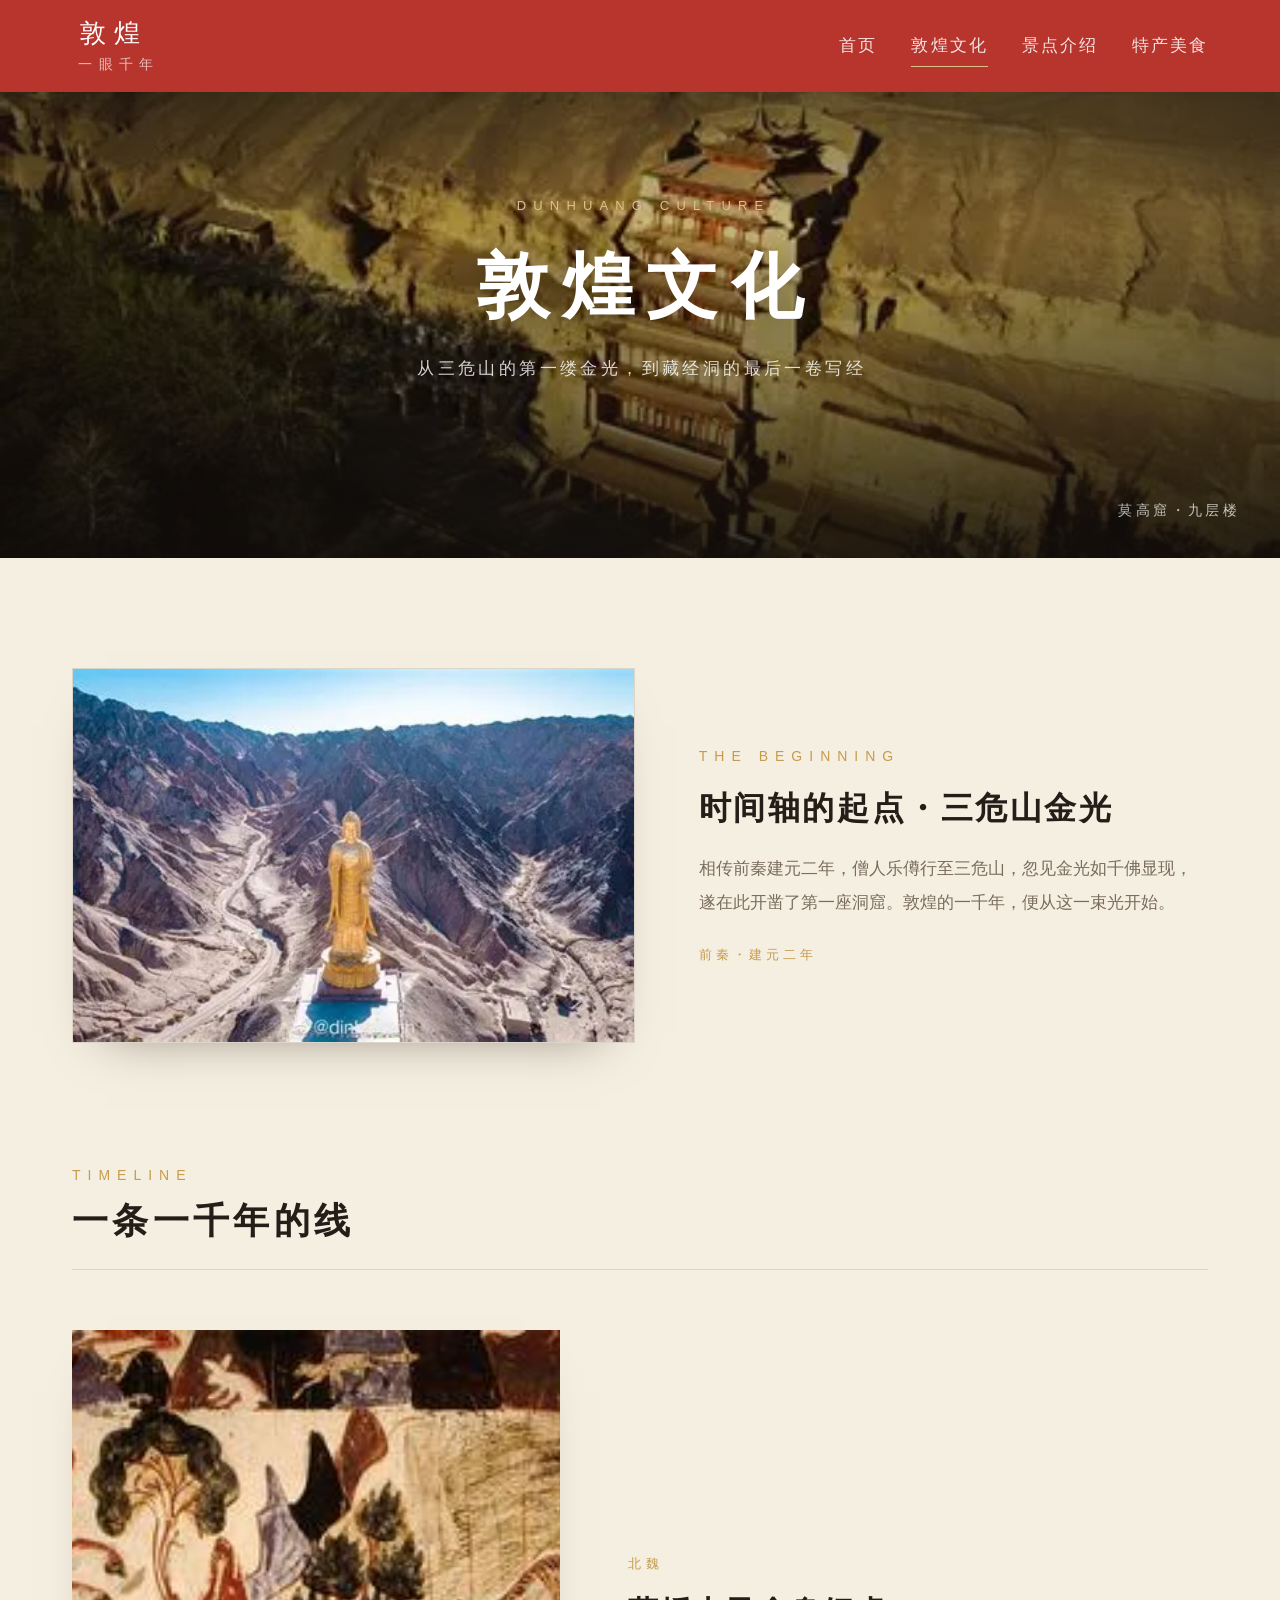
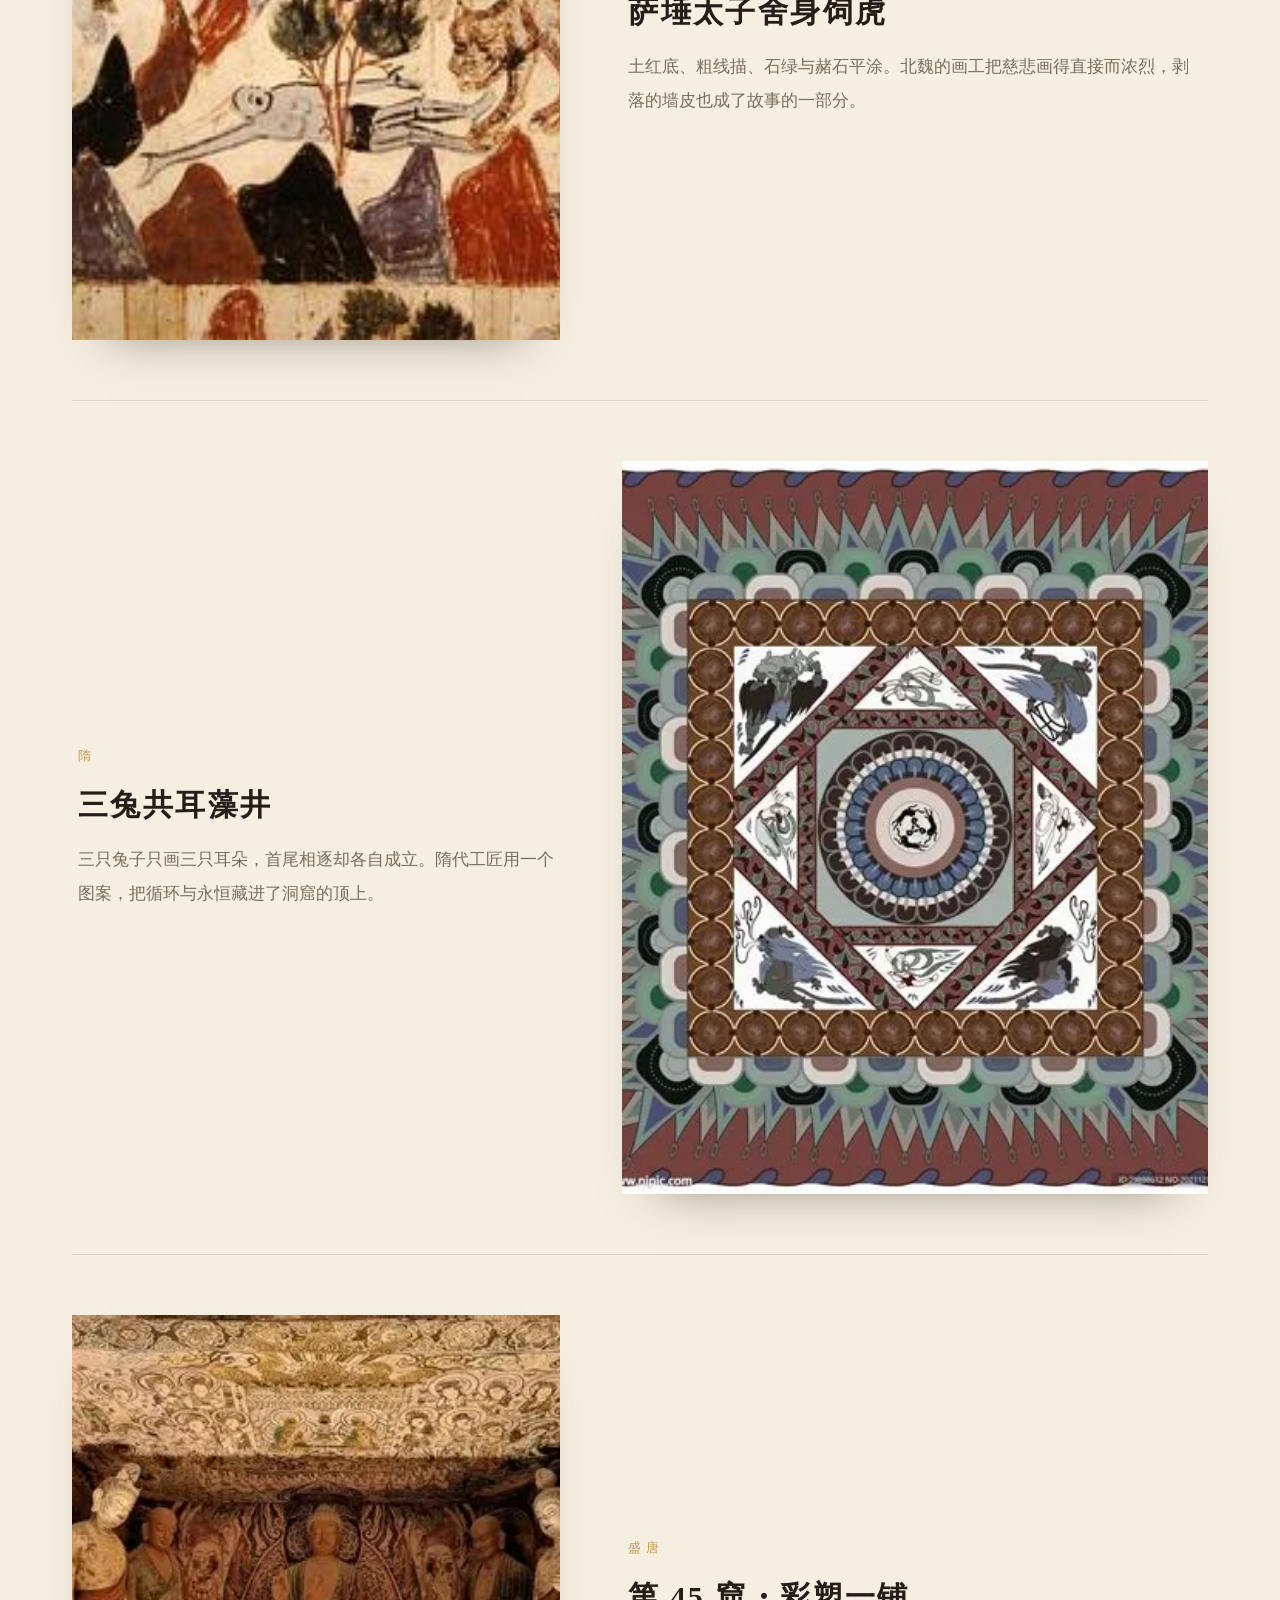
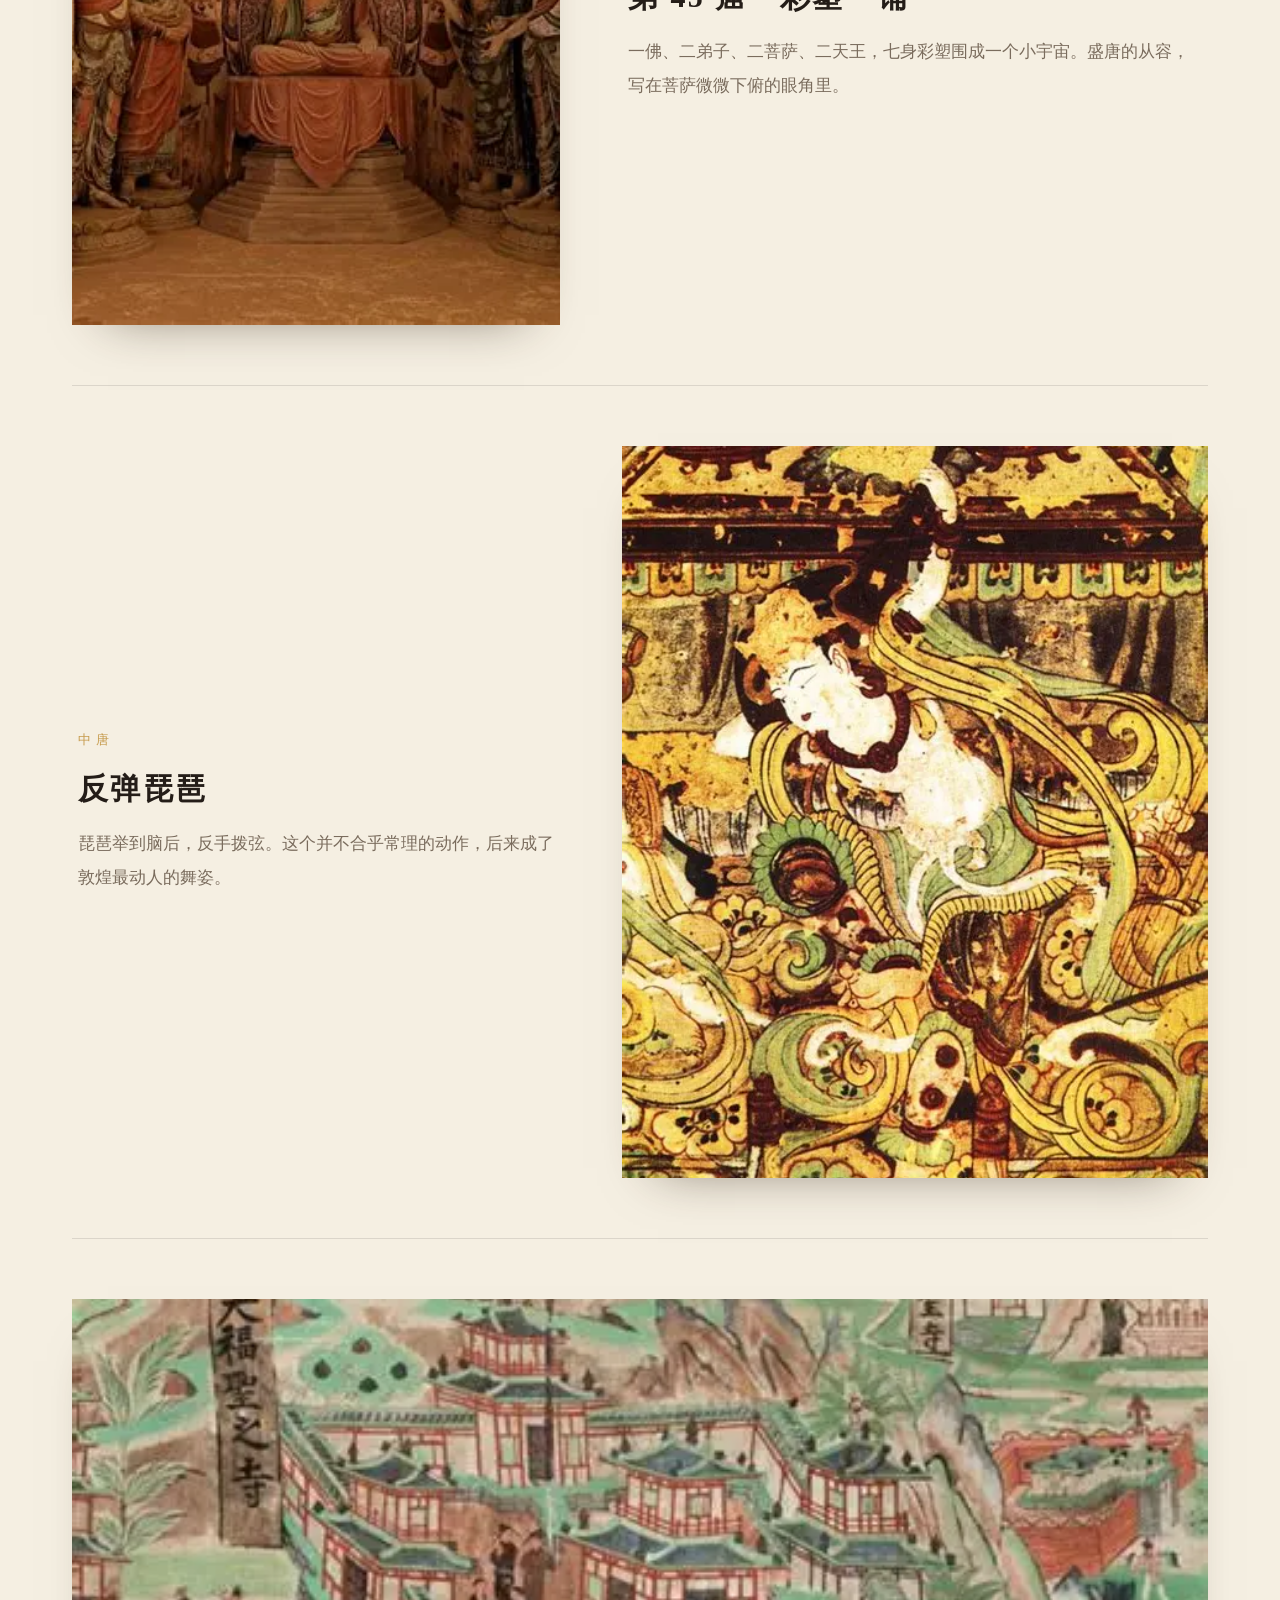
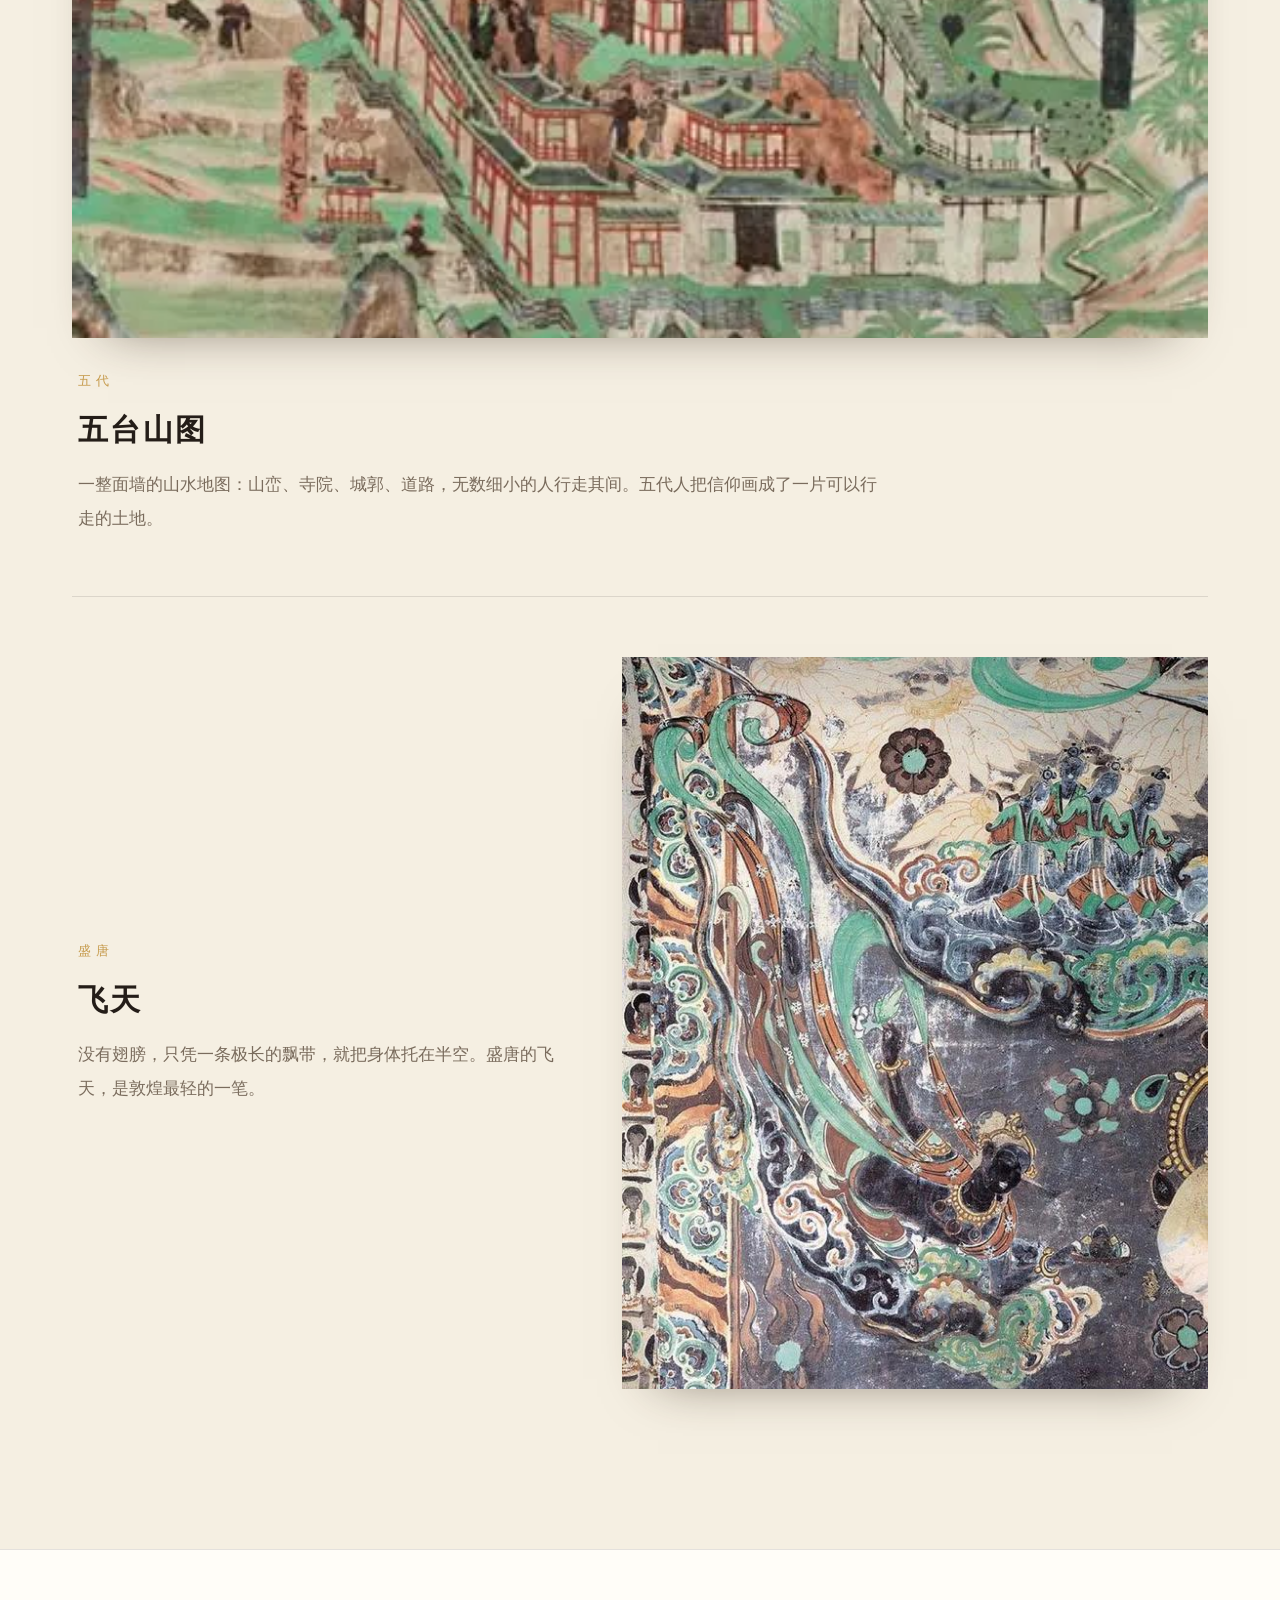
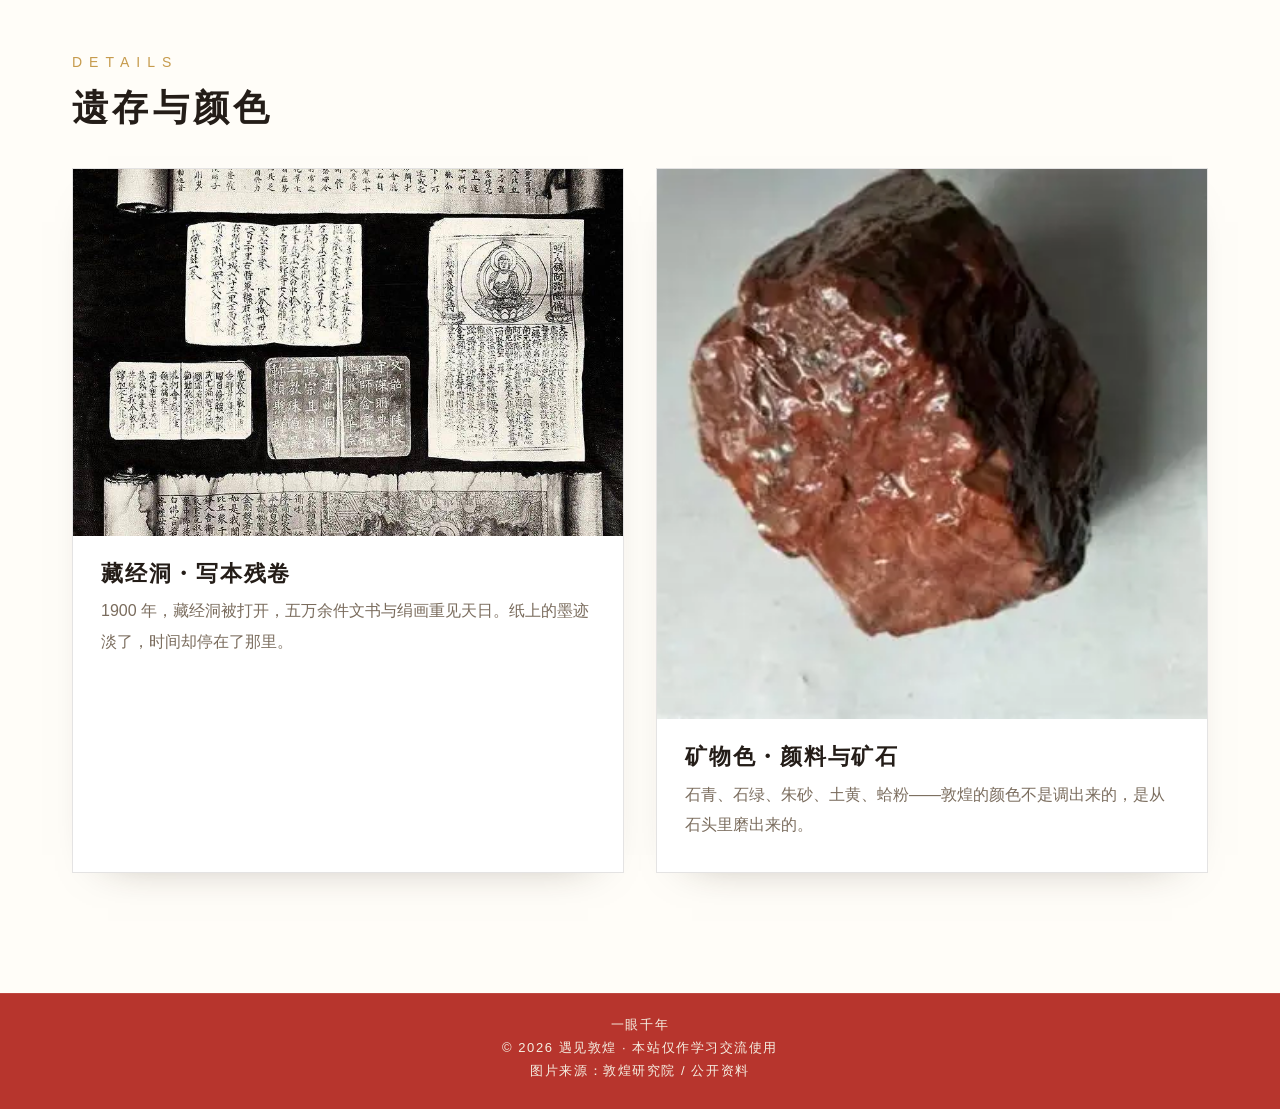
<file: 敦煌/敦煌文化.html>
<!DOCTYPE html>
<html lang="zh-CN">
<head>
    <meta charset="UTF-8">
    <meta name="viewport" content="width=1280">
    <title>敦煌文化</title>

    <!-- 引入样式 -->
    <link rel="stylesheet" href="css/bootstrap.css">
    <!-- 引入基本框架 -->
    <script src="js/jquery.js"></script>
    <!-- 框架库 -->
    <script src="js/bootstrap.js"></script>

</head>
<body>

    <!-- ================= 顶部导航 ================= -->
    <header class="site-header" id="siteHeader">
        <div class="header-inner">
            <div class="brand">
                <span class="brand-main">敦煌</span>
                <span class="brand-sub">一眼千年</span>
            </div>
            <button type="button" class="nav-toggle" id="navToggle" aria-label="展开导航">
                <span></span><span></span><span></span>
            </button>
            <nav class="nav-links" id="navLinks">
                <a href="index.html">首页</a>
                <a href="敦煌文化.html" class="active">敦煌文化</a>
                <a href="景点介绍.html">景点介绍</a>
                <a href="特产美食.html">特产美食</a>
            </nav>
        </div>
    </header>

    <!-- ================= 01 首屏：莫高窟九层楼 ================= -->
    <section class="culture-hero">
        <img class="culture-hero-img"
             src="images/OIP-C.webp"
             alt="莫高窟九层楼">
        <div class="culture-hero-overlay"></div>
        <div class="culture-hero-content">
            <p class="culture-eyebrow">DUNHUANG CULTURE</p>
            <h1>敦煌文化</h1>
            <p class="culture-sub">从三危山的第一缕金光，到藏经洞的最后一卷写经</p>
        </div>
        <p class="culture-hero-loc">莫高窟・九层楼</p>
    </section>

    <!-- ================= 02 时间轴起点：三危山金光 ================= -->
    <section class="origin">
        <div class="wrap origin-grid">
            <div class="origin-media">
                <img src="images/OIP-C (1).webp"
                     alt="清三危山">
            </div>
            <div class="origin-body">
                <p class="section-eyebrow">THE BEGINNING</p>
                <h2 class="origin-title">时间轴的起点・三危山金光</h2>
                <p class="origin-desc">相传前秦建元二年，僧人乐僔行至三危山，忽见金光如千佛显现，遂在此开凿了第一座洞窟。敦煌的一千年，便从这一束光开始。</p>
                <p class="origin-meta">前秦・建元二年</p>
            </div>
        </div>
    </section>

    <!-- ================= 03-08 时间轴 ================= -->
    <section class="timeline">
        <div class="wrap">
            <div class="timeline-head">
                <p class="section-eyebrow">TIMELINE</p>
                <h2 class="section-heading">一条一千年的线</h2>
            </div>
            <div class="timeline-list">

                <!-- 03 北魏 -->
                <article class="timeline-item">
                    <div class="timeline-media">
                        <img src="images/R-C.jpg"
                             alt="北魏萨地位太子舍身饲虎壁画">

                    </div>
                    <div class="timeline-body">
                        <p class="timeline-era">北魏</p>
                        <h3 class="timeline-title">萨埵太子舍身饲虎</h3>
                        <p class="timeline-desc">土红底、粗线描、石绿与赭石平涂。北魏的画工把慈悲画得直接而浓烈，剥落的墙皮也成了故事的一部分。</p>
                    </div>
                </article>

                <!-- 04 隋 -->
                <article class="timeline-item reverse">
                    <div class="timeline-media">
                        <img src="images/OIP-C (2).webp"
                             alt="隋代三兔共耳藻井">
                    </div>
                    <div class="timeline-body">
                        <p class="timeline-era">隋</p>
                        <h3 class="timeline-title">三兔共耳藻井</h3>
                        <p class="timeline-desc">三只兔子只画三只耳朵，首尾相逐却各自成立。隋代工匠用一个图案，把循环与永恒藏进了洞窟的顶上。</p>
                    </div>
                </article>

                <!-- 05 盛唐 -->
                <article class="timeline-item">
                    <div class="timeline-media">
                        <img src="images/OIP-C (3).webp"
                             alt="盛唐第 45 窟彩塑一铺">
                    </div>
                    <div class="timeline-body">
                        <p class="timeline-era">盛唐</p>
                        <h3 class="timeline-title">第 45 窟・彩塑一铺</h3>
                        <p class="timeline-desc">一佛、二弟子、二菩萨、二天王，七身彩塑围成一个小宇宙。盛唐的从容，写在菩萨微微下俯的眼角里。</p>
                    </div>
                </article>

                <!-- 06 中唐 -->
                <article class="timeline-item reverse">
                    <div class="timeline-media">
                        <img src="images/OIP-C (4).webp"
                             alt="中唐反弹琵琶壁画">
                    </div>
                    <div class="timeline-body">
                        <p class="timeline-era">中唐</p>
                        <h3 class="timeline-title">反弹琵琶</h3>
                        <p class="timeline-desc">琵琶举到脑后，反手拨弦。这个并不合乎常理的动作，后来成了敦煌最动人的舞姿。</p>
                    </div>
                </article>

                <!-- 07 五代：宽幅 -->
                <article class="timeline-item is-wide">
                    <div class="timeline-media">
                        <img src="images/OIP-C (5).webp"
                             alt="五代五台山图壁画">
                    </div>
                    <div class="timeline-body">
                        <p class="timeline-era">五代</p>
                        <h3 class="timeline-title">五台山图</h3>
                        <p class="timeline-desc">一整面墙的山水地图：山峦、寺院、城郭、道路，无数细小的人行走其间。五代人把信仰画成了一片可以行走的土地。</p>
                    </div>
                </article>

                <!-- 08 盛唐 -->
                <article class="timeline-item reverse">
                    <div class="timeline-media">
                        <img src="images/飞天.jpg"
                             alt="盛唐飞天壁画">
                    </div>
                    <div class="timeline-body">
                        <p class="timeline-era">盛唐</p>
                        <h3 class="timeline-title">飞天</h3>
                        <p class="timeline-desc">没有翅膀，只凭一条极长的飘带，就把身体托在半空。盛唐的飞天，是敦煌最轻的一笔。</p>
                    </div>
                </article>

            </div>
        </div>
    </section>

    <!-- ================= 09-10 遗存与颜色 ================= -->
    <section class="details">
        <div class="wrap">
            <div class="details-head">
                <p class="section-eyebrow">DETAILS</p>
                <h2 class="section-heading">遗存与颜色</h2>
            </div>
            <div class="details-grid">
                <article class="detail-card">
                    <div class="detail-media">
                        <img src="images/残卷.jpeg"
                             alt="藏经洞写本残卷">
                    </div>
                    <div class="detail-body">
                        <h3 class="detail-title">藏经洞・写本残卷</h3>
                        <p class="detail-desc">1900 年，藏经洞被打开，五万余件文书与绢画重见天日。纸上的墨迹淡了，时间却停在了那里。</p>
                    </div>
                </article>
                <article class="detail-card is-square">
                    <div class="detail-media">
                        <img src="images/OIP-C (6).webp"
                             alt="矿物颜料与矿石">
                    </div>
                    <div class="detail-body">
                        <h3 class="detail-title">矿物色・颜料与矿石</h3>
                        <p class="detail-desc">石青、石绿、朱砂、土黄、蛤粉——敦煌的颜色不是调出来的，是从石头里磨出来的。</p>
                    </div>
                </article>
            </div>
        </div>
    </section>

    <!-- ================= 页脚 ================= -->
    <footer class="site-footer">
        <div class="footer-bottom">一眼千年<br>© 2026 遇见敦煌 · 本站仅作学习交流使用 <br>
          图片来源：敦煌研究院 / 公开资料</div>
    </footer>

    <script>
        $(function () {
            'use strict';

            /* ---------- 小屏等比缩放：保持原有版式 ---------- */
            var DESIGN_WIDTH = 1280;
            function fitScreen() {
                var scale = Math.min(1, window.innerWidth / DESIGN_WIDTH);
                document.documentElement.style.setProperty('--page-scale', scale);
                document.documentElement.style.zoom = scale;
            }
            $(window).on('resize', fitScreen);
            fitScreen();

            /* ---------- 导航：滚动吸顶 + 移动端菜单 ---------- */
            var $header = $('#siteHeader');
            var $navLinks = $('#navLinks');

            function handleScroll() {
                $header.toggleClass('scrolled', $(window).scrollTop() > 60);
            }
            $(window).on('scroll', handleScroll);
            handleScroll();

            $('#navToggle').on('click', function () {
                $navLinks.toggleClass('open');
            });
            $navLinks.on('click', 'a', function () {
                $navLinks.removeClass('open');
            });
        });
    </script>
</body>
</html>
</file>
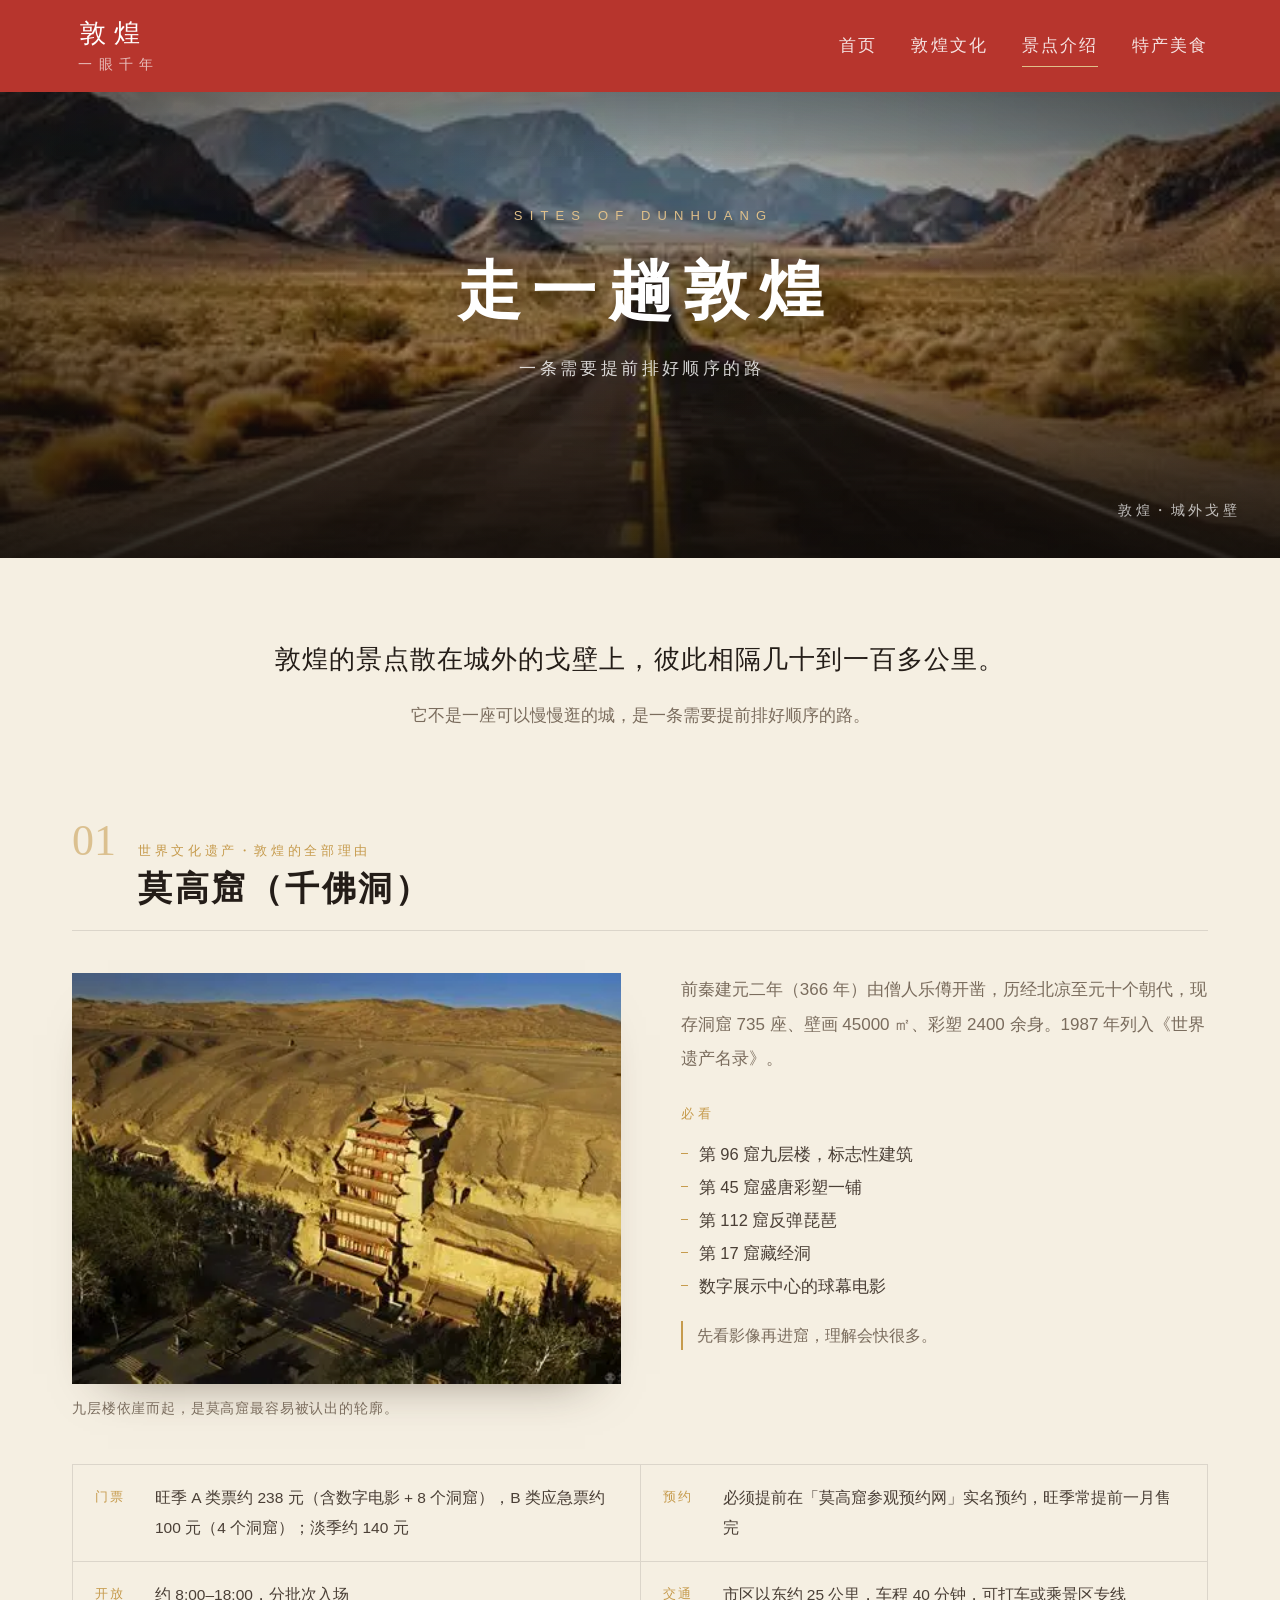
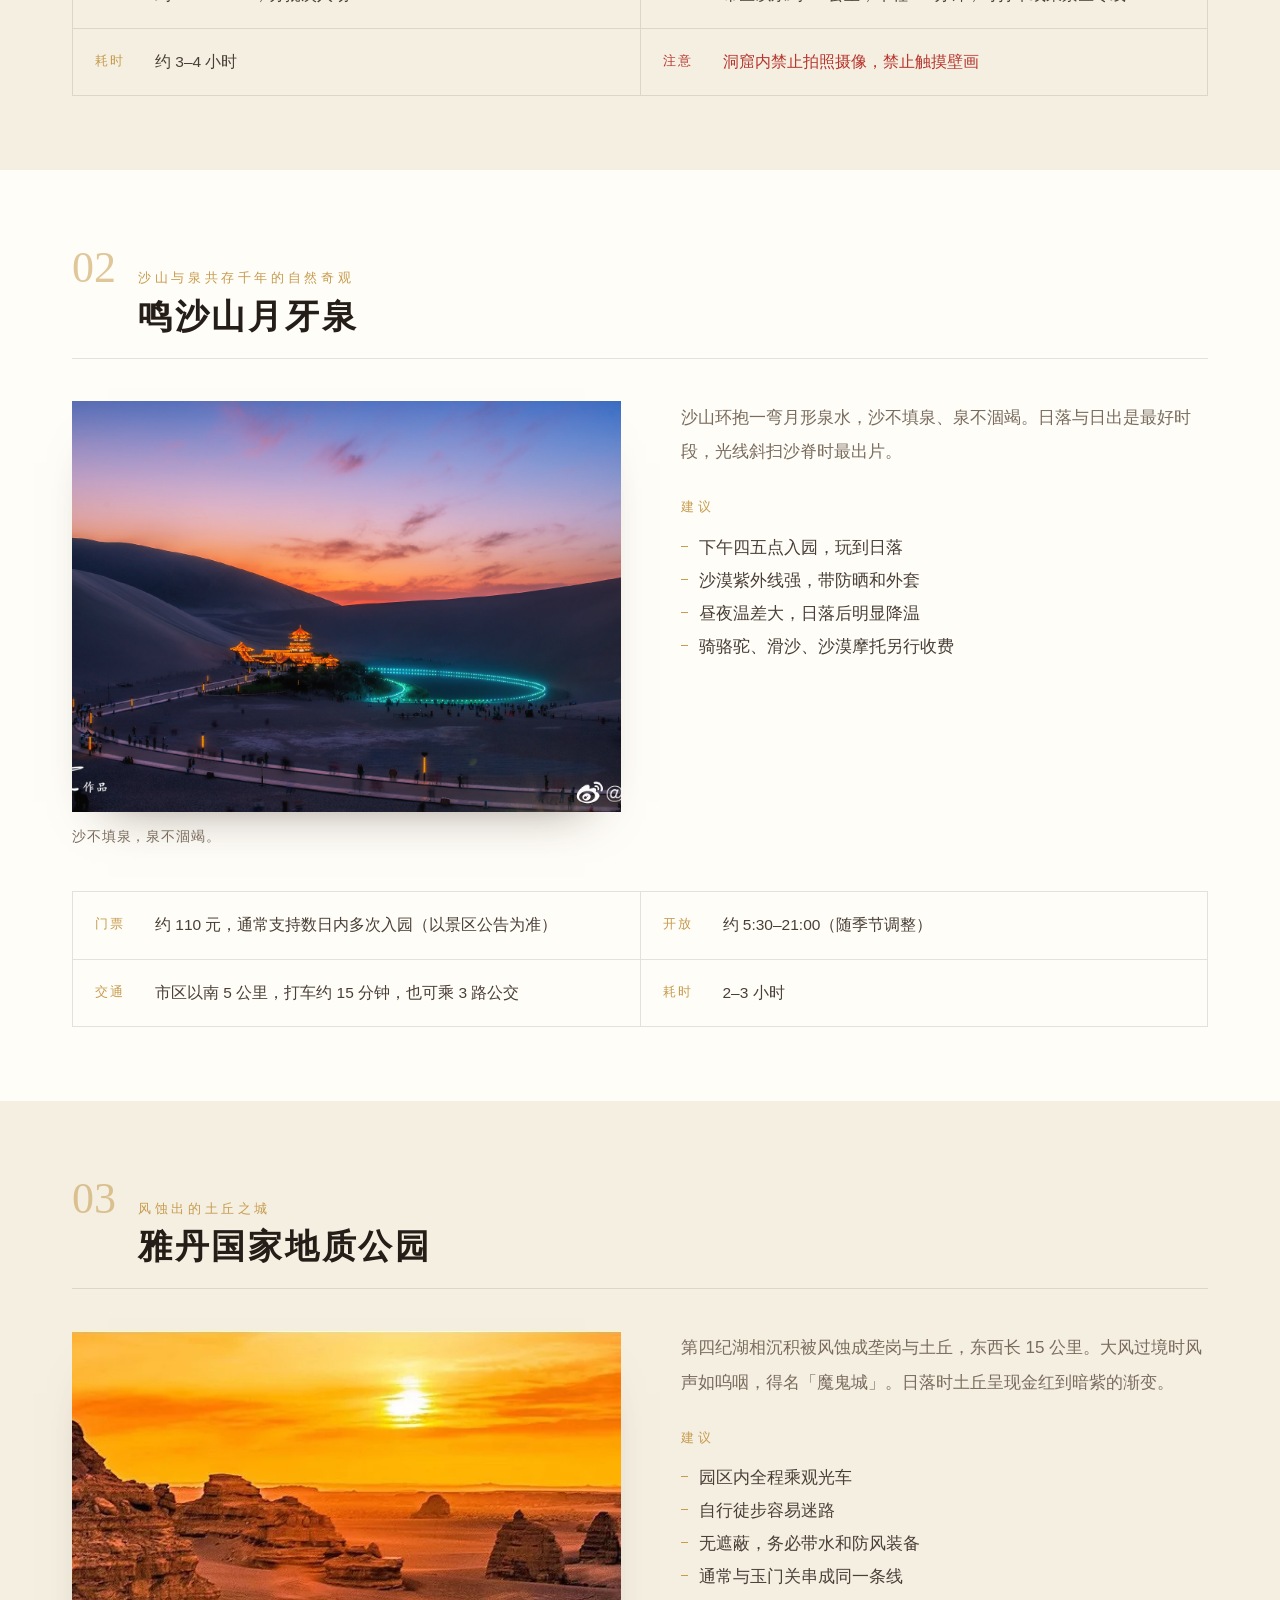
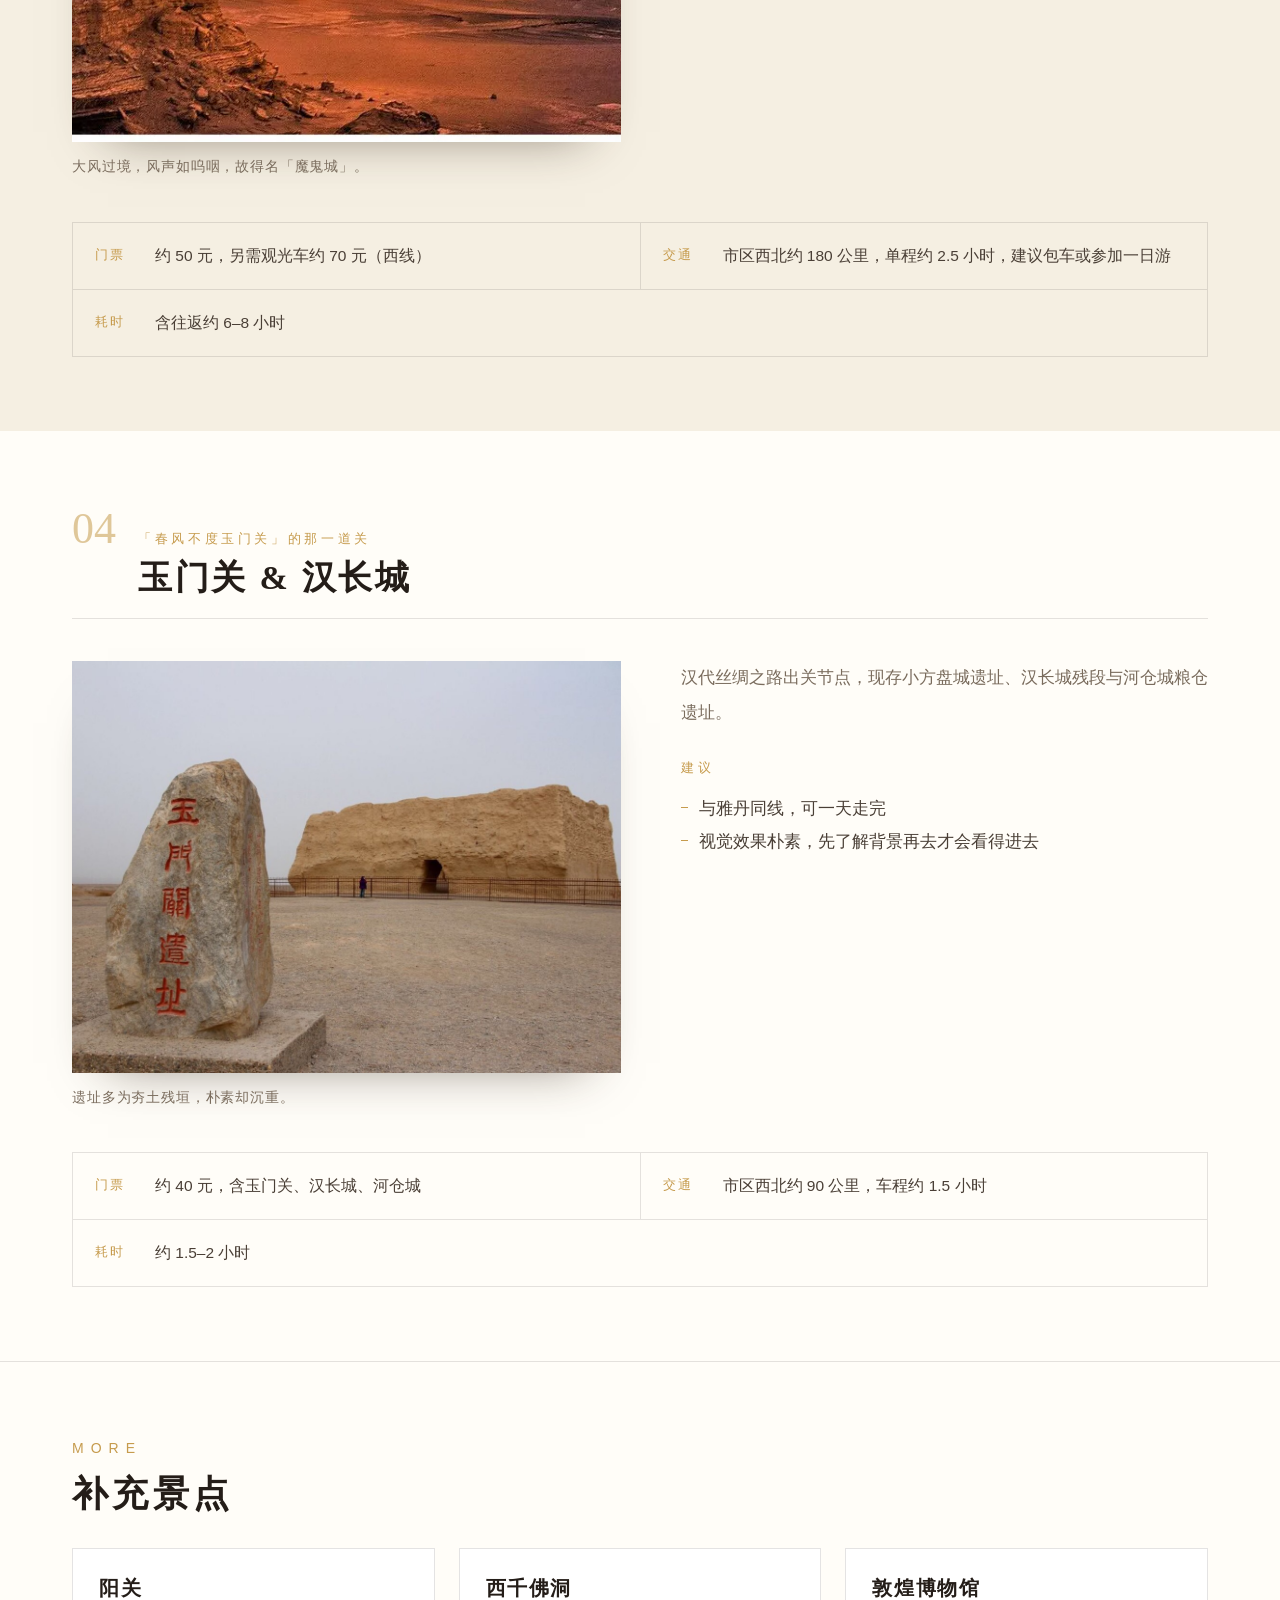
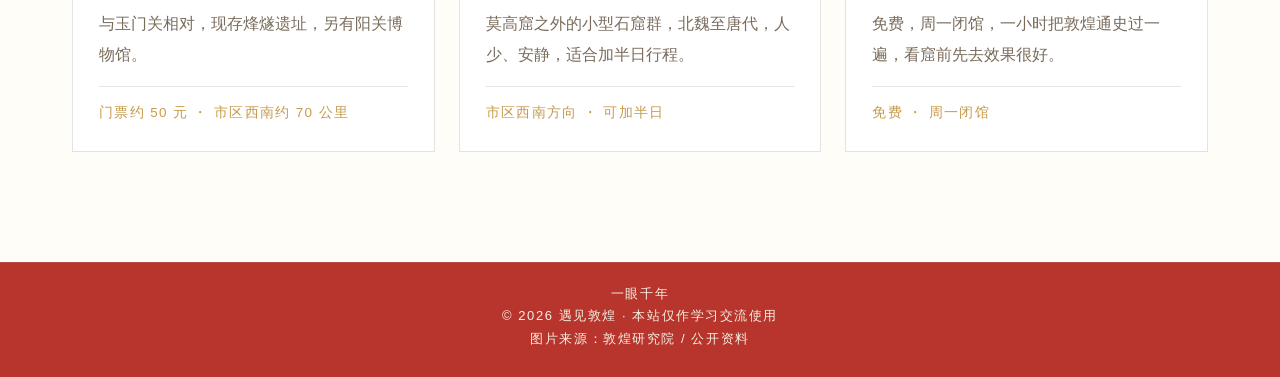
<file: 敦煌/景点介绍.html>
<!DOCTYPE html>
<html lang="zh-CN">
<head>
    <meta charset="UTF-8">
    <meta name="viewport" content="width=1280">
    <title>景点介绍</title>

    <!-- 引入样式 -->
    <link rel="stylesheet" href="css/bootstrap.css">
    <!-- 引入基本框架 -->
    <script src="js/jquery.js"></script>
    <!-- 框架库 -->
    <script src="js/bootstrap.js"></script>
</head>
<body>

    <!-- ================= 顶部导航 ================= -->
    <header class="site-header" id="siteHeader">
        <div class="header-inner">
            <div class="brand">
                <span class="brand-main">敦煌</span>
                <span class="brand-sub">一眼千年</span>
            </div>
            <button type="button" class="nav-toggle" id="navToggle" aria-label="展开导航">
                <span></span><span></span><span></span>
            </button>
            <nav class="nav-links" id="navLinks">
                <a href="index.html">首页</a>
                <a href="敦煌文化.html">敦煌文化</a>
                <a href="景点介绍.html" class="active">景点介绍</a>
                <a href="特产美食.html">特产美食</a>
            </nav>
        </div>
    </header>

    <!-- ================= 首屏 ================= -->
    <section class="spots-hero">
        <img class="spots-hero-img"
             src="images/OIP-C (7).webp"
             alt="戈壁公路">
        <div class="spots-hero-overlay"></div>
        <div class="spots-hero-content">
            <p class="culture-eyebrow">SITES OF DUNHUANG</p>
            <h1>走一趟敦煌</h1>
            <p class="culture-sub">一条需要提前排好顺序的路</p>
        </div>
        <p class="culture-hero-loc">敦煌・城外戈壁</p>
    </section>

    <!-- ================= 引言 ================= -->
    <section class="spots-intro">
        <div class="wrap">
            <p class="spots-intro-lead">敦煌的景点散在城外的戈壁上，彼此相隔几十到一百多公里。</p>
            <p class="spots-intro-text">它不是一座可以慢慢逛的城，是一条需要提前排好顺序的路。</p>
        </div>
    </section>

    <!-- ================= 01 莫高窟 ================= -->
    <article class="spot">
        <div class="wrap">
            <header class="spot-head">
                <span class="spot-index">01</span>
                <div class="spot-head-body">
                    <p class="spot-pos">世界文化遗产・敦煌的全部理由</p>
                    <h2 class="spot-title">莫高窟（千佛洞）</h2>
                </div>
            </header>
            <div class="spot-grid">
                <div class="spot-media">
                    <img src="images/OIP-C.webp"
                         alt="莫高窟九层楼与崖壁">
                    <p class="spot-caption">九层楼依崖而起，是莫高窟最容易被认出的轮廓。</p>
                </div>
                <div class="spot-body">
                    <p class="spot-desc">前秦建元二年（366 年）由僧人乐僔开凿，历经北凉至元十个朝代，现存洞窟 735 座、壁画 45000 ㎡、彩塑 2400 余身。1987 年列入《世界遗产名录》。</p>
                    <div class="spot-list-block">
                        <p class="spot-list-title">必看</p>
                        <ul class="spot-list">
                            <li>第 96 窟九层楼，标志性建筑</li>
                            <li>第 45 窟盛唐彩塑一铺</li>
                            <li>第 112 窟反弹琵琶</li>
                            <li>第 17 窟藏经洞</li>
                            <li>数字展示中心的球幕电影</li>
                        </ul>
                    </div>
                    <p class="spot-tip">先看影像再进窟，理解会快很多。</p>
                </div>
            </div>
            <div class="spot-facts">
                <div class="fact">
                    <span class="fact-label">门票</span>
                    <p class="fact-value">旺季 A 类票约 238 元（含数字电影 + 8 个洞窟），B 类应急票约 100 元（4 个洞窟）；淡季约 140 元</p>
                </div>
                <div class="fact">
                    <span class="fact-label">预约</span>
                    <p class="fact-value">必须提前在「莫高窟参观预约网」实名预约，旺季常提前一月售完</p>
                </div>
                <div class="fact">
                    <span class="fact-label">开放</span>
                    <p class="fact-value">约 8:00–18:00，分批次入场</p>
                </div>
                <div class="fact">
                    <span class="fact-label">交通</span>
                    <p class="fact-value">市区以东约 25 公里，车程 40 分钟，可打车或乘景区专线</p>
                </div>
                <div class="fact">
                    <span class="fact-label">耗时</span>
                    <p class="fact-value">约 3–4 小时</p>
                </div>
                <div class="fact is-warn">
                    <span class="fact-label">注意</span>
                    <p class="fact-value">洞窟内禁止拍照摄像，禁止触摸壁画</p>
                </div>
            </div>
        </div>
    </article>

    <!-- ================= 02 鸣沙山月牙泉 ================= -->
    <article class="spot is-alt">
        <div class="wrap">
            <header class="spot-head">
                <span class="spot-index">02</span>
                <div class="spot-head-body">
                    <p class="spot-pos">沙山与泉共存千年的自然奇观</p>
                    <h2 class="spot-title">鸣沙山月牙泉</h2>
                </div>
            </header>
            <div class="spot-grid">
                <div class="spot-media">
                    <img src="images/月牙泉.jpg"
                         alt="鸣沙山月牙泉">
                    <p class="spot-caption">沙不填泉，泉不涸竭。</p>
                </div>
                <div class="spot-body">
                    <p class="spot-desc">沙山环抱一弯月形泉水，沙不填泉、泉不涸竭。日落与日出是最好时段，光线斜扫沙脊时最出片。</p>
                    <div class="spot-list-block">
                        <p class="spot-list-title">建议</p>
                        <ul class="spot-list">
                            <li>下午四五点入园，玩到日落</li>
                            <li>沙漠紫外线强，带防晒和外套</li>
                            <li>昼夜温差大，日落后明显降温</li>
                            <li>骑骆驼、滑沙、沙漠摩托另行收费</li>
                        </ul>
                    </div>
                </div>
            </div>
            <div class="spot-facts">
                <div class="fact">
                    <span class="fact-label">门票</span>
                    <p class="fact-value">约 110 元，通常支持数日内多次入园（以景区公告为准）</p>
                </div>
                <div class="fact">
                    <span class="fact-label">开放</span>
                    <p class="fact-value">约 5:30–21:00（随季节调整）</p>
                </div>
                <div class="fact">
                    <span class="fact-label">交通</span>
                    <p class="fact-value">市区以南 5 公里，打车约 15 分钟，也可乘 3 路公交</p>
                </div>
                <div class="fact">
                    <span class="fact-label">耗时</span>
                    <p class="fact-value">2–3 小时</p>
                </div>
            </div>
        </div>
    </article>

    <!-- ================= 03 雅丹 ================= -->
    <article class="spot">
        <div class="wrap">
            <header class="spot-head">
                <span class="spot-index">03</span>
                <div class="spot-head-body">
                    <p class="spot-pos">风蚀出的土丘之城</p>
                    <h2 class="spot-title">雅丹国家地质公园</h2>
                </div>
            </header>
            <div class="spot-grid">
                <div class="spot-media">
                    <img src="images/R-C.webp"
                         alt="雅丹地貌日落">
                    <p class="spot-caption">大风过境，风声如呜咽，故得名「魔鬼城」。</p>
                </div>
                <div class="spot-body">
                    <p class="spot-desc">第四纪湖相沉积被风蚀成垄岗与土丘，东西长 15 公里。大风过境时风声如呜咽，得名「魔鬼城」。日落时土丘呈现金红到暗紫的渐变。</p>
                    <div class="spot-list-block">
                        <p class="spot-list-title">建议</p>
                        <ul class="spot-list">
                            <li>园区内全程乘观光车</li>
                            <li>自行徒步容易迷路</li>
                            <li>无遮蔽，务必带水和防风装备</li>
                            <li>通常与玉门关串成同一条线</li>
                        </ul>
                    </div>
                </div>
            </div>
            <div class="spot-facts">
                <div class="fact">
                    <span class="fact-label">门票</span>
                    <p class="fact-value">约 50 元，另需观光车约 70 元（西线）</p>
                </div>
                <div class="fact">
                    <span class="fact-label">交通</span>
                    <p class="fact-value">市区西北约 180 公里，单程约 2.5 小时，建议包车或参加一日游</p>
                </div>
                <div class="fact">
                    <span class="fact-label">耗时</span>
                    <p class="fact-value">含往返约 6–8 小时</p>
                </div>
            </div>
        </div>
    </article>

    <!-- ================= 04 玉门关 ================= -->
    <article class="spot is-alt">
        <div class="wrap">
            <header class="spot-head">
                <span class="spot-index">04</span>
                <div class="spot-head-body">
                    <p class="spot-pos">「春风不度玉门关」的那一道关</p>
                    <h2 class="spot-title">玉门关 &amp; 汉长城</h2>
                </div>
            </header>
            <div class="spot-grid">
                <div class="spot-media">
                    <img src="images/玉门关小方盘城遗址.jpg"
                         alt="玉门关小方盘城遗址">
                    <p class="spot-caption">遗址多为夯土残垣，朴素却沉重。</p>
                </div>
                <div class="spot-body">
                    <p class="spot-desc">汉代丝绸之路出关节点，现存小方盘城遗址、汉长城残段与河仓城粮仓遗址。</p>
                    <div class="spot-list-block">
                        <p class="spot-list-title">建议</p>
                        <ul class="spot-list">
                            <li>与雅丹同线，可一天走完</li>
                            <li>视觉效果朴素，先了解背景再去才会看得进去</li>
                        </ul>
                    </div>
                </div>
            </div>
            <div class="spot-facts">
                <div class="fact">
                    <span class="fact-label">门票</span>
                    <p class="fact-value">约 40 元，含玉门关、汉长城、河仓城</p>
                </div>
                <div class="fact">
                    <span class="fact-label">交通</span>
                    <p class="fact-value">市区西北约 90 公里，车程约 1.5 小时</p>
                </div>
                <div class="fact">
                    <span class="fact-label">耗时</span>
                    <p class="fact-value">约 1.5–2 小时</p>
                </div>
            </div>
        </div>
    </article>

    <!-- ================= 补充景点 ================= -->
    <section class="more-spots">
        <div class="wrap">
            <header class="more-head">
                <p class="section-eyebrow">MORE</p>
                <h2 class="section-heading">补充景点</h2>
            </header>
            <div class="more-grid">
                <article class="more-card">
                    <h3 class="more-title">阳关</h3>
                    <p class="more-desc">与玉门关相对，现存烽燧遗址，另有阳关博物馆。</p>
                    <p class="more-meta">门票约 50 元 ・ 市区西南约 70 公里</p>
                </article>
                <article class="more-card">
                    <h3 class="more-title">西千佛洞</h3>
                    <p class="more-desc">莫高窟之外的小型石窟群，北魏至唐代，人少、安静，适合加半日行程。</p>
                    <p class="more-meta">市区西南方向 ・ 可加半日</p>
                </article>
                <article class="more-card">
                    <h3 class="more-title">敦煌博物馆</h3>
                    <p class="more-desc">免费，周一闭馆，一小时把敦煌通史过一遍，看窟前先去效果很好。</p>
                    <p class="more-meta">免费 ・ 周一闭馆</p>
                </article>
            </div>
        </div>
    </section>

    <!-- ================= 页脚 ================= -->
    <footer class="site-footer">
        <div class="footer-bottom">一眼千年<br>© 2026 遇见敦煌 · 本站仅作学习交流使用 <br>
          图片来源：敦煌研究院 / 公开资料</div>
    </footer>

    <script>
        $(function () {
            'use strict';

            /* ---------- 小屏等比缩放：保持原有版式 ---------- */
            var DESIGN_WIDTH = 1280;
            function fitScreen() {
                var scale = Math.min(1, window.innerWidth / DESIGN_WIDTH);
                document.documentElement.style.setProperty('--page-scale', scale);
                document.documentElement.style.zoom = scale;
            }
            $(window).on('resize', fitScreen);
            fitScreen();

            /* ---------- 导航：滚动吸顶 + 移动端菜单 ---------- */
            var $header = $('#siteHeader');
            var $navLinks = $('#navLinks');

            function handleScroll() {
                $header.toggleClass('scrolled', $(window).scrollTop() > 60);
            }
            $(window).on('scroll', handleScroll);
            handleScroll();

            $('#navToggle').on('click', function () {
                $navLinks.toggleClass('open');
            });
            $navLinks.on('click', 'a', function () {
                $navLinks.removeClass('open');
            });
        });
    </script>
</body>
</html>
</file>
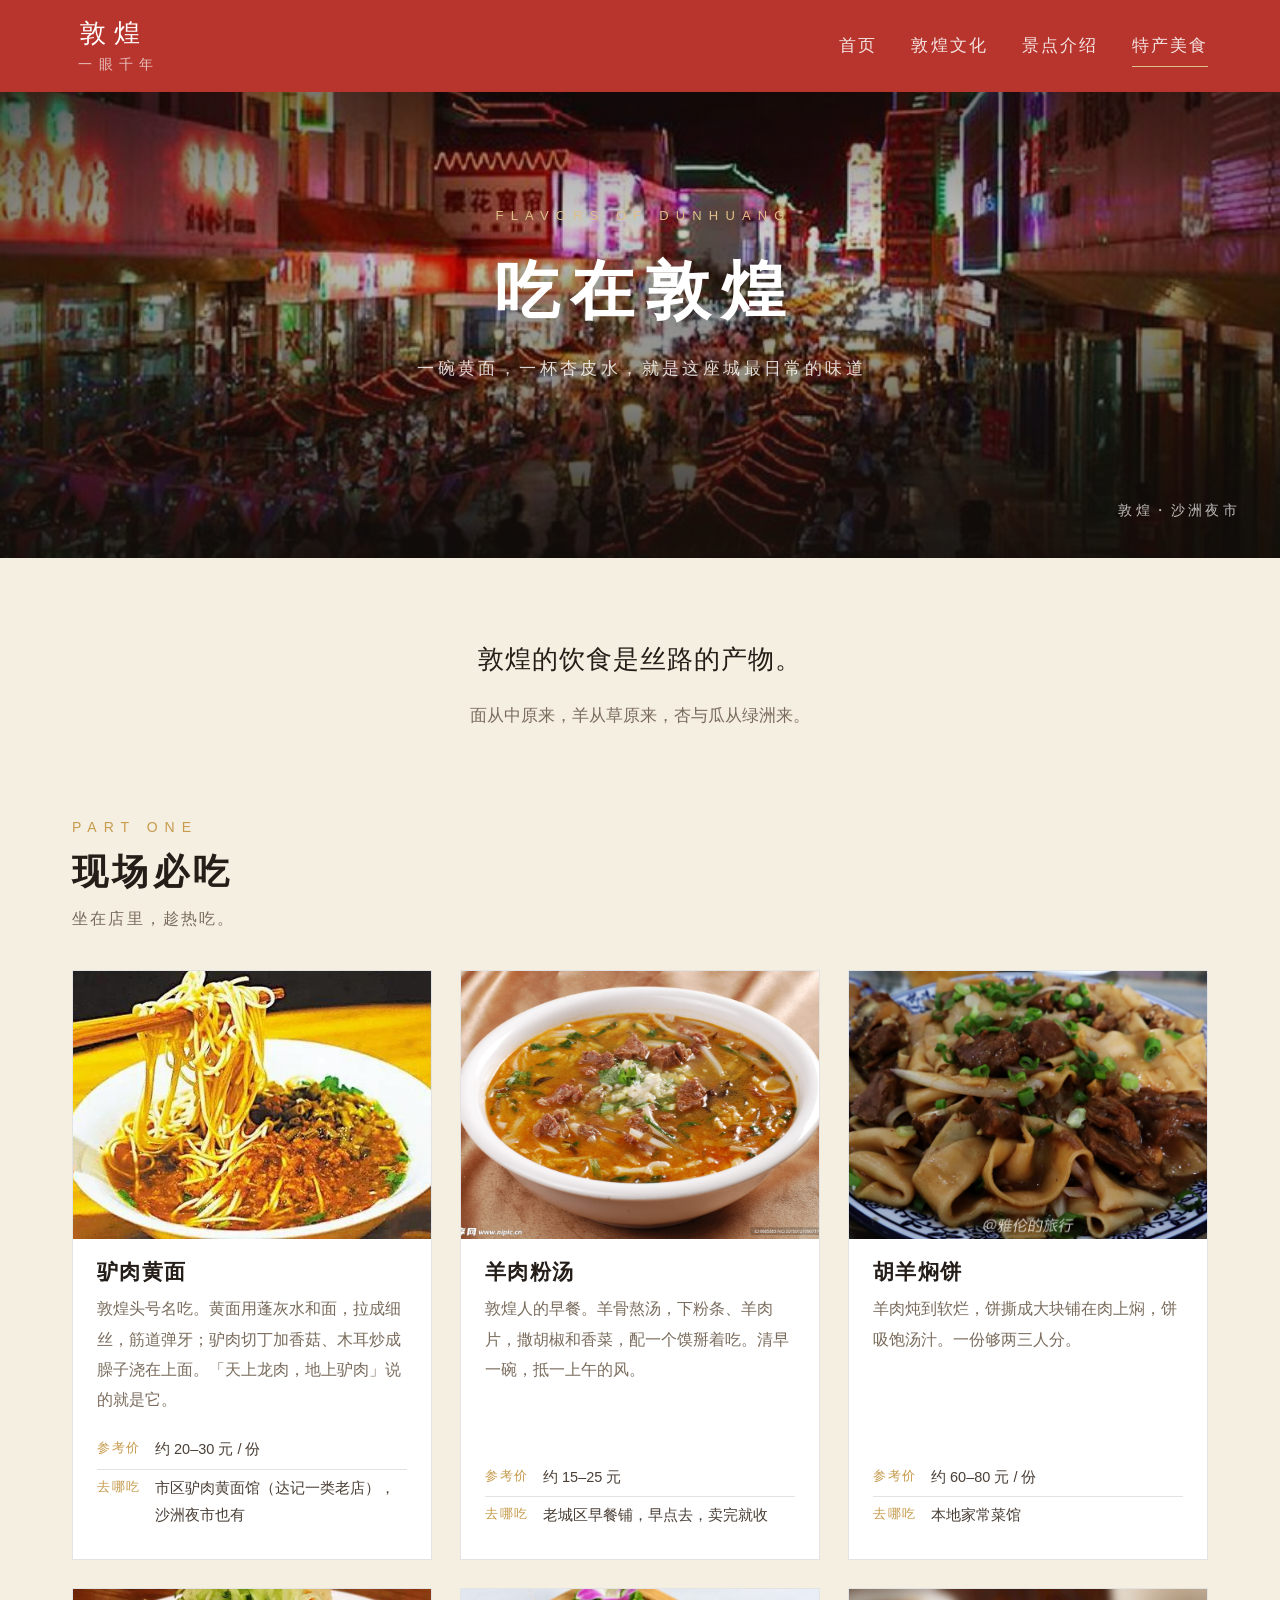
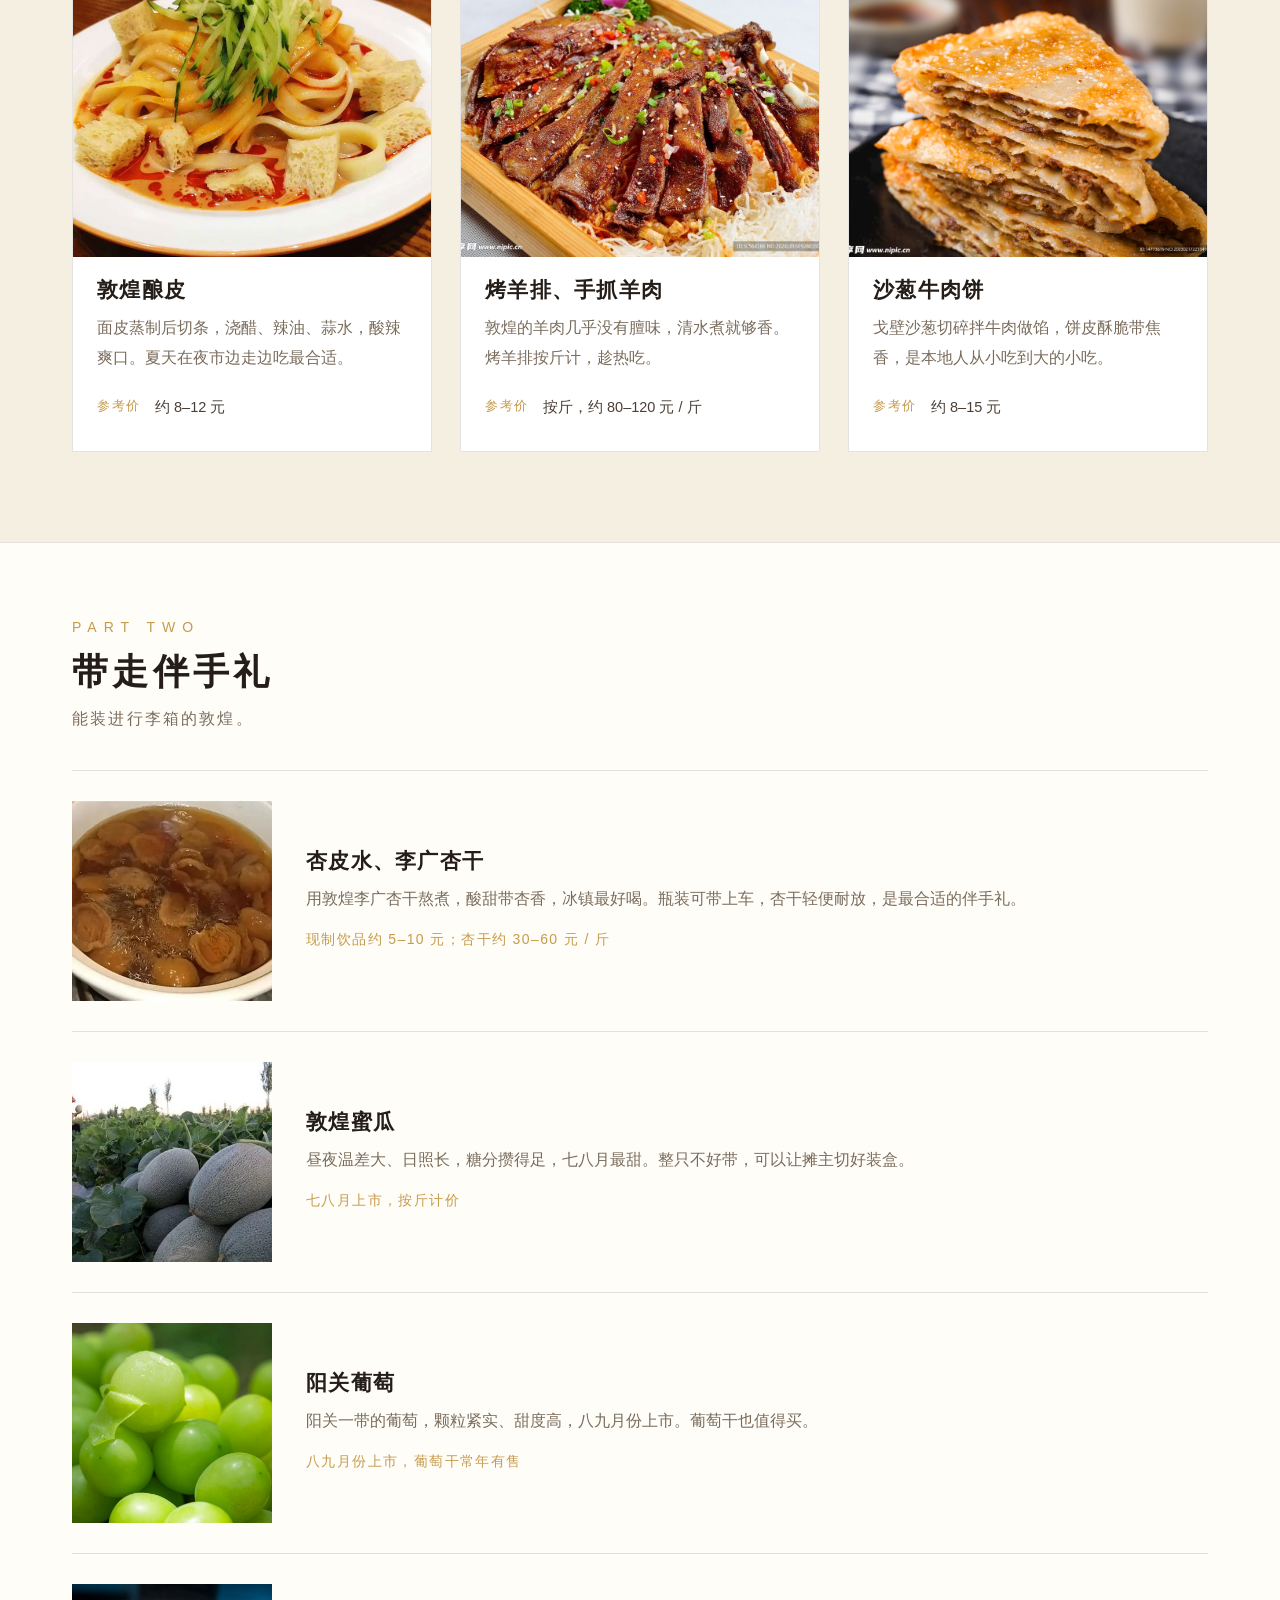
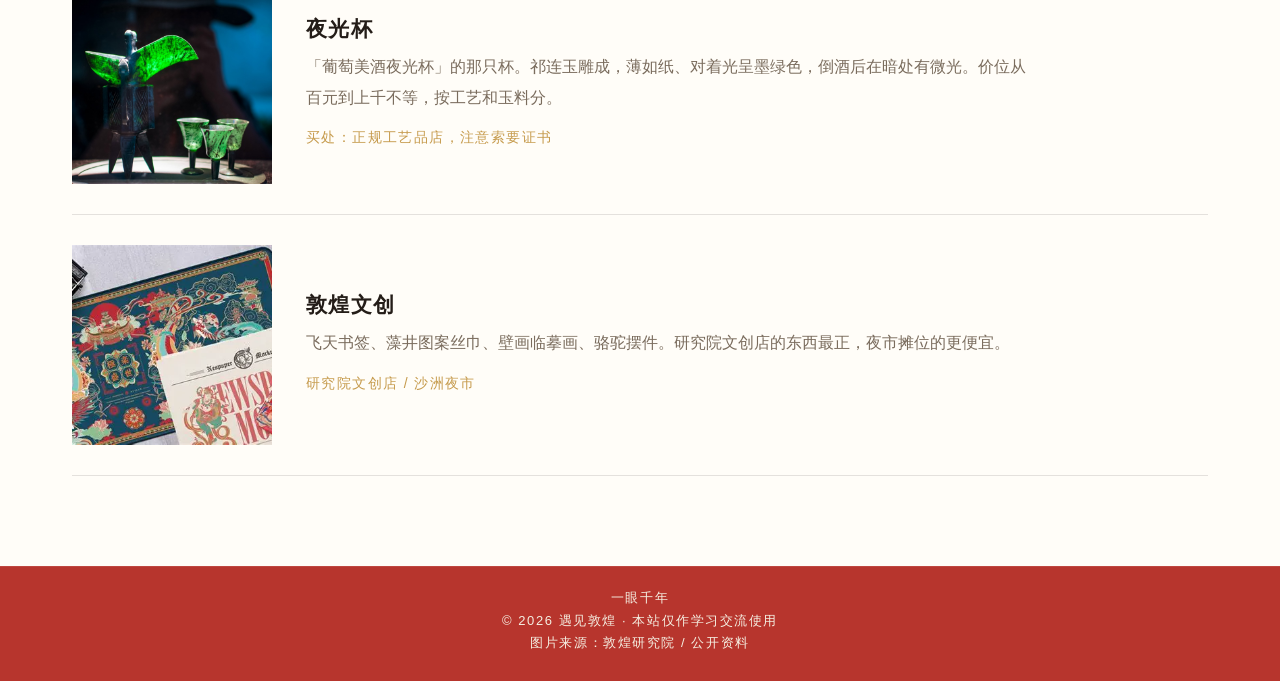
<file: 敦煌/特产美食.html>
<!DOCTYPE html>
<html lang="zh-CN">
<head>
    <meta charset="UTF-8">
    <meta name="viewport" content="width=1280">
    <title>特产美食</title>

    <!-- 引入样式 -->
    <link rel="stylesheet" href="css/bootstrap.css">
    <!-- 引入基本框架 -->
    <script src="js/jquery.js"></script>
    <!-- 框架库 -->
    <script src="js/bootstrap.js"></script>
</head>
<body>

    <!-- ================= 顶部导航 ================= -->
    <header class="site-header" id="siteHeader">
        <div class="header-inner">
            <div class="brand">
                <span class="brand-main">敦煌</span>
                <span class="brand-sub">一眼千年</span>
            </div>
            <button type="button" class="nav-toggle" id="navToggle" aria-label="展开导航">
                <span></span><span></span><span></span>
            </button>
            <nav class="nav-links" id="navLinks">
                <a href="index.html">首页</a>
                <a href="敦煌文化.html">敦煌文化</a>
                <a href="景点介绍.html">景点介绍</a>
                <a href="特产美食.html" class="active">特产美食</a>
            </nav>
        </div>
    </header>

    <!-- ================= 首屏 ================= -->
    <section class="food-hero">
        <img class="food-hero-img"
             src="images/夜市.jpg"
             alt="夜市">
        <div class="food-hero-overlay"></div>
        <div class="food-hero-content">
            <p class="culture-eyebrow">FLAVORS OF DUNHUANG</p>
            <h1>吃在敦煌</h1>
            <p class="culture-sub">一碗黄面，一杯杏皮水，就是这座城最日常的味道</p>
        </div>
        <p class="culture-hero-loc">敦煌・沙洲夜市</p>
    </section>

    <!-- ================= 引言 ================= -->
    <section class="food-intro">
        <div class="wrap">
            <p class="food-intro-lead">敦煌的饮食是丝路的产物。</p>
            <p class="food-intro-text">面从中原来，羊从草原来，杏与瓜从绿洲来。</p>
        </div>
    </section>

    <!-- ================= 分区一：现场必吃 ================= -->
    <section class="food-section">
        <div class="wrap">
            <header class="food-section-head">
                <p class="section-eyebrow">PART ONE</p>
                <h2 class="section-heading">现场必吃</h2>
                <p class="food-section-note">坐在店里，趁热吃。</p>
            </header>

            <div class="food-grid">

                <article class="food-card">
                    <div class="food-media">
                        <img src="images/驴肉黄面.jpg"
                             alt="驴肉黄面">
                    </div>
                    <div class="food-body">
                        <h3 class="food-name">驴肉黄面</h3>
                        <p class="food-desc">敦煌头号名吃。黄面用蓬灰水和面，拉成细丝，筋道弹牙；驴肉切丁加香菇、木耳炒成臊子浇在上面。「天上龙肉，地上驴肉」说的就是它。</p>
                        <dl class="food-meta">
                            <div class="food-meta-row"><dt>参考价</dt><dd>约 20–30 元 / 份</dd></div>
                            <div class="food-meta-row"><dt>去哪吃</dt><dd>市区驴肉黄面馆（达记一类老店），沙洲夜市也有</dd></div>
                        </dl>
                    </div>
                </article>

                <article class="food-card">
                    <div class="food-media">
                        <img src="images/羊肉粉汤.jpg"
                             alt="羊肉粉汤">
                    </div>
                    <div class="food-body">
                        <h3 class="food-name">羊肉粉汤</h3>
                        <p class="food-desc">敦煌人的早餐。羊骨熬汤，下粉条、羊肉片，撒胡椒和香菜，配一个馍掰着吃。清早一碗，抵一上午的风。</p>
                        <dl class="food-meta">
                            <div class="food-meta-row"><dt>参考价</dt><dd>约 15–25 元</dd></div>
                            <div class="food-meta-row"><dt>去哪吃</dt><dd>老城区早餐铺，早点去，卖完就收</dd></div>
                        </dl>
                    </div>
                </article>

                <article class="food-card">
                    <div class="food-media">
                        <img src="images/胡羊焖饼.jpg"
                             alt="胡羊焖饼">
                    </div>
                    <div class="food-body">
                        <h3 class="food-name">胡羊焖饼</h3>
                        <p class="food-desc">羊肉炖到软烂，饼撕成大块铺在肉上焖，饼吸饱汤汁。一份够两三人分。</p>
                        <dl class="food-meta">
                            <div class="food-meta-row"><dt>参考价</dt><dd>约 60–80 元 / 份</dd></div>
                            <div class="food-meta-row"><dt>去哪吃</dt><dd>本地家常菜馆</dd></div>
                        </dl>
                    </div>
                </article>

                <article class="food-card">
                    <div class="food-media">
                        <img src="images/敦煌酿皮.jpg"
                             alt="敦煌酿皮">
                    </div>
                    <div class="food-body">
                        <h3 class="food-name">敦煌酿皮</h3>
                        <p class="food-desc">面皮蒸制后切条，浇醋、辣油、蒜水，酸辣爽口。夏天在夜市边走边吃最合适。</p>
                        <dl class="food-meta">
                            <div class="food-meta-row"><dt>参考价</dt><dd>约 8–12 元</dd></div>
                        </dl>
                    </div>
                </article>

                <article class="food-card">
                    <div class="food-media">
                        <img src="images/烤羊排与手抓羊肉.jpg"
                             alt="烤羊排与手抓羊肉">
                    </div>
                    <div class="food-body">
                        <h3 class="food-name">烤羊排、手抓羊肉</h3>
                        <p class="food-desc">敦煌的羊肉几乎没有膻味，清水煮就够香。烤羊排按斤计，趁热吃。</p>
                        <dl class="food-meta">
                            <div class="food-meta-row"><dt>参考价</dt><dd>按斤，约 80–120 元 / 斤</dd></div>
                        </dl>
                    </div>
                </article>

                <article class="food-card">
                    <div class="food-media">
                        <img src="images/沙葱牛肉饼.jpg"
                             alt="沙葱牛肉饼">
                    </div>
                    <div class="food-body">
                        <h3 class="food-name">沙葱牛肉饼</h3>
                        <p class="food-desc">戈壁沙葱切碎拌牛肉做馅，饼皮酥脆带焦香，是本地人从小吃到大的小吃。</p>
                        <dl class="food-meta">
                            <div class="food-meta-row"><dt>参考价</dt><dd>约 8–15 元</dd></div>
                        </dl>
                    </div>
                </article>

            </div>
        </div>
    </section>

    <!-- ================= 分区二：带走伴手礼 ================= -->
    <section class="food-section is-gift">
        <div class="wrap">
            <header class="food-section-head">
                <p class="section-eyebrow">PART TWO</p>
                <h2 class="section-heading">带走伴手礼</h2>
                <p class="food-section-note">能装进行李箱的敦煌。</p>
            </header>

            <div class="gift-list">

                <article class="gift-item">
                    <div class="gift-media">
                        <img src="images/杏皮水、李广杏干.webp"
                             alt="杏皮水与李广杏干">
                    </div>
                    <div class="gift-body">
                        <h3 class="gift-name">杏皮水、李广杏干</h3>
                        <p class="gift-desc">用敦煌李广杏干熬煮，酸甜带杏香，冰镇最好喝。瓶装可带上车，杏干轻便耐放，是最合适的伴手礼。</p>
                        <p class="gift-price">现制饮品约 5–10 元；杏干约 30–60 元 / 斤</p>
                    </div>
                </article>

                <article class="gift-item">
                    <div class="gift-media">
                        <img src="images/敦煌蜜瓜.webp"
                             alt="敦煌蜜瓜">
                    </div>
                    <div class="gift-body">
                        <h3 class="gift-name">敦煌蜜瓜</h3>
                        <p class="gift-desc">昼夜温差大、日照长，糖分攒得足，七八月最甜。整只不好带，可以让摊主切好装盒。</p>
                        <p class="gift-price">七八月上市，按斤计价</p>
                    </div>
                </article>

                <article class="gift-item">
                    <div class="gift-media">
                        <img src="images/阳关葡萄.jpg"
                        alt="阳关葡萄">
                      </div>
                    <div class="gift-body">
                        <h3 class="gift-name">阳关葡萄</h3>
                        <p class="gift-desc">阳关一带的葡萄，颗粒紧实、甜度高，八九月份上市。葡萄干也值得买。</p>
                        <p class="gift-price">八九月份上市，葡萄干常年有售</p>
                    </div>
                </article>

                <article class="gift-item">
                    <div class="gift-media">
                        <img src="images/夜光杯.jpg"
                             alt="夜光杯">
                    </div>
                    <div class="gift-body">
                        <h3 class="gift-name">夜光杯</h3>
                        <p class="gift-desc">「葡萄美酒夜光杯」的那只杯。祁连玉雕成，薄如纸、对着光呈墨绿色，倒酒后在暗处有微光。价位从百元到上千不等，按工艺和玉料分。</p>
                        <p class="gift-price">买处：正规工艺品店，注意索要证书</p>
                    </div>
                </article>

                <article class="gift-item">
                    <div class="gift-media">
                        <img src="images/敦煌文创.webp"
                             alt="敦煌文创">
                    </div>
                    <div class="gift-body">
                        <h3 class="gift-name">敦煌文创</h3>
                        <p class="gift-desc">飞天书签、藻井图案丝巾、壁画临摹画、骆驼摆件。研究院文创店的东西最正，夜市摊位的更便宜。</p>
                        <p class="gift-price">研究院文创店 / 沙洲夜市</p>
                    </div>
                </article>

            </div>
        </div>
    </section>

    <!-- ================= 页脚 ================= -->
    <footer class="site-footer">
        <div class="footer-bottom">一眼千年<br>© 2026 遇见敦煌 · 本站仅作学习交流使用 <br>
          图片来源：敦煌研究院 / 公开资料</div>
    </footer>

    <script>
        $(function () {
            'use strict';

            /* ---------- 小屏等比缩放：保持原有版式 ---------- */
            var DESIGN_WIDTH = 1280;
            function fitScreen() {
                var scale = Math.min(1, window.innerWidth / DESIGN_WIDTH);
                document.documentElement.style.setProperty('--page-scale', scale);
                document.documentElement.style.zoom = scale;
            }
            $(window).on('resize', fitScreen);
            fitScreen();

            /* ---------- 导航：滚动吸顶 + 移动端菜单 ---------- */
            var $header = $('#siteHeader');
            var $navLinks = $('#navLinks');

            function handleScroll() {
                $header.toggleClass('scrolled', $(window).scrollTop() > 60);
            }
            $(window).on('scroll', handleScroll);
            handleScroll();

            $('#navToggle').on('click', function () {
                $navLinks.toggleClass('open');
            });
            $navLinks.on('click', 'a', function () {
                $navLinks.removeClass('open');
            });
        });
    </script>
</body>
</html>
</file>
